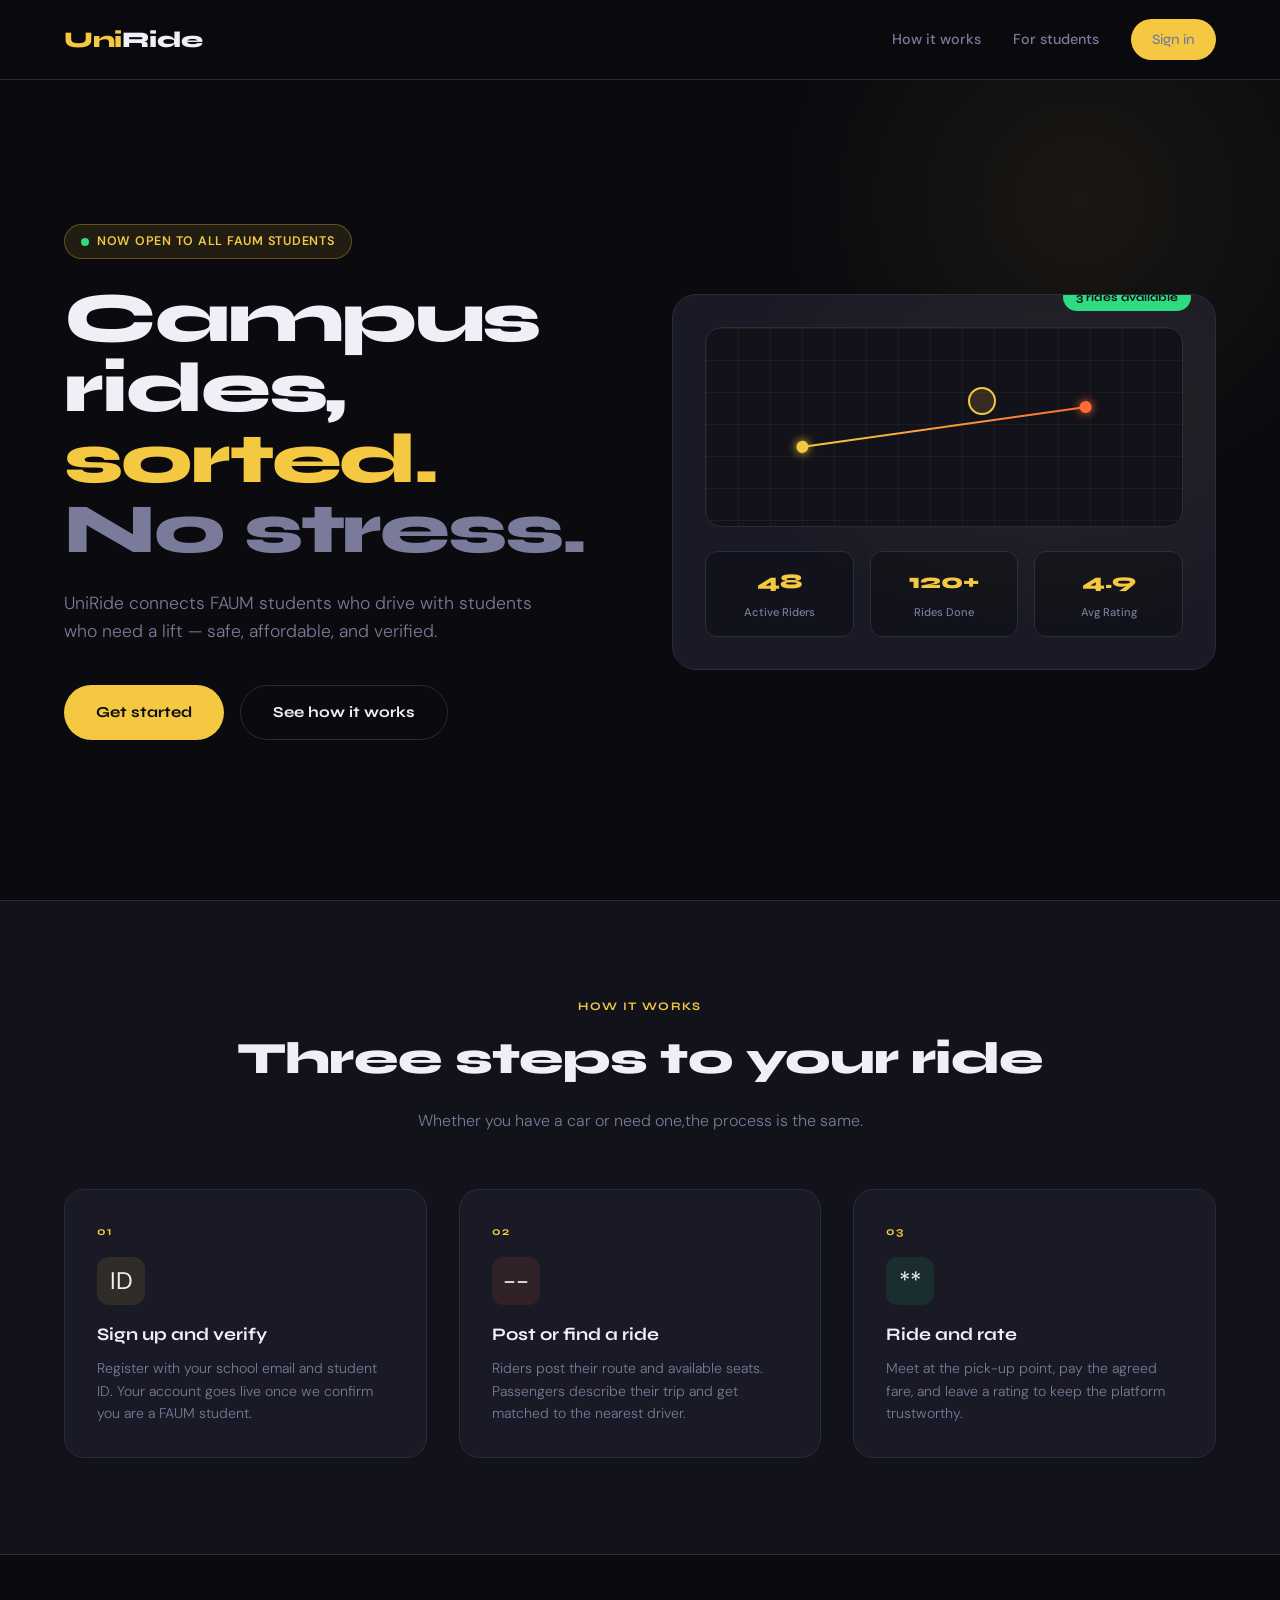
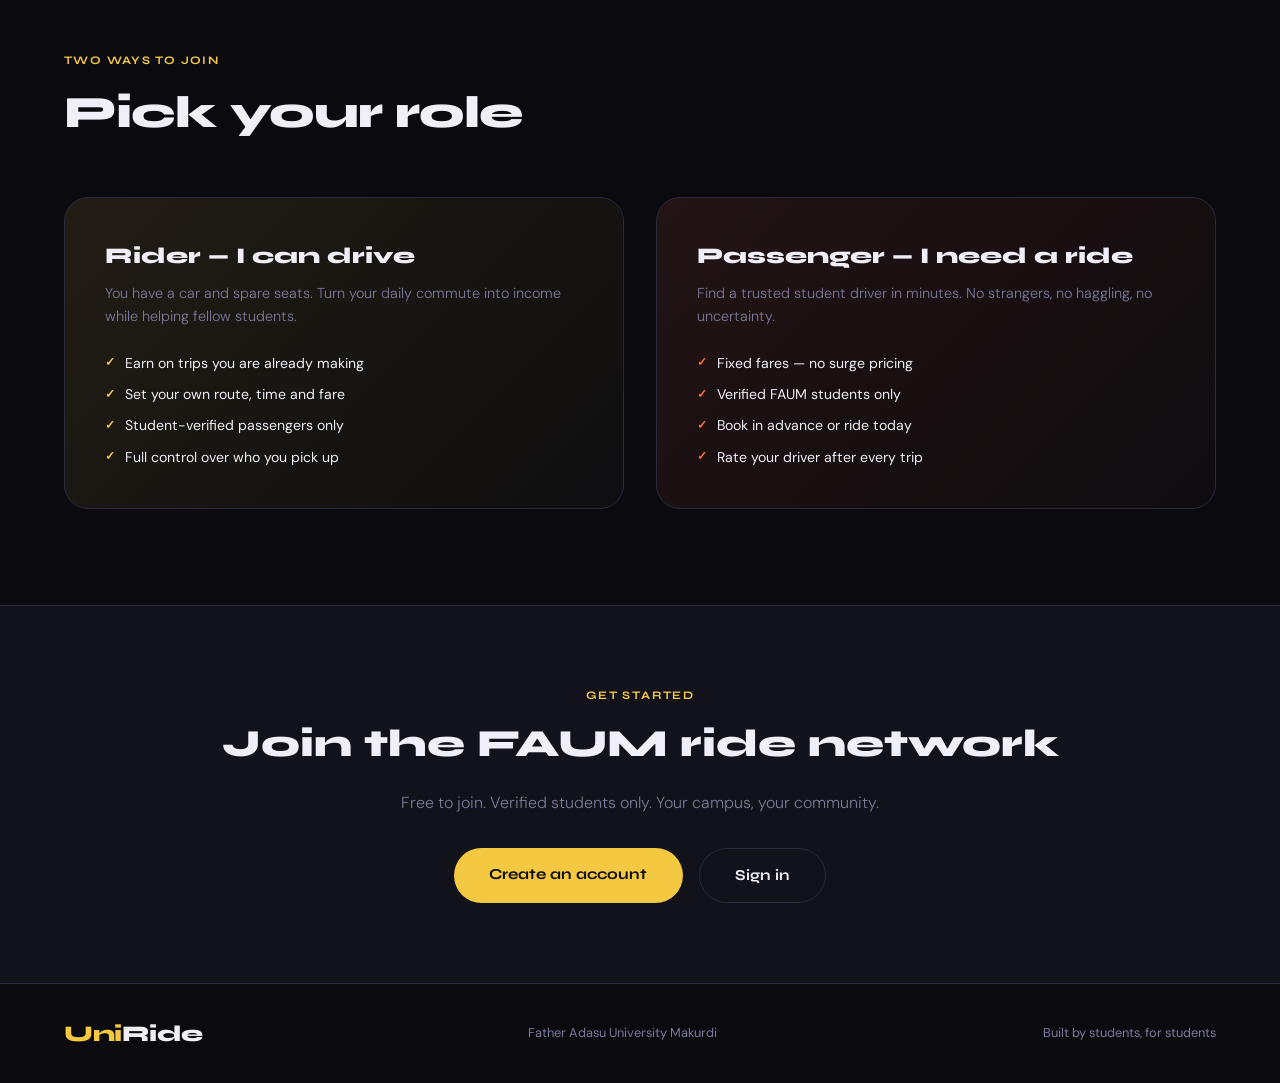
<file: frontend/index.html>
<!DOCTYPE html>
<html lang="en">
<head>
<meta charset="UTF-8">
<meta name="viewport" content="width=device-width, initial-scale=1.0">
<title>UniRide — Campus Rideshare</title>
<link rel="stylesheet" href="styles.css">
<style>
  .hero {
    min-height: 100vh;
    display: flex; flex-direction: column; justify-content: center;
    padding: 8rem 5% 4rem;
    position: relative; overflow: hidden;
  }
  .hero-glow {
    position: absolute; width: 600px; height: 600px;
    background: radial-gradient(circle, rgba(245,200,66,0.07) 0%, transparent 70%);
    top: -100px; right: -100px; pointer-events: none;
  }
  .hero-grid {
    display: grid; grid-template-columns: 1fr 1fr;
    gap: 4rem; align-items: center;
  }
  .hero-badge {
    display: inline-flex; align-items: center; gap: 0.5rem;
    background: rgba(245,200,66,0.1); border: 1px solid rgba(245,200,66,0.3);
    color: var(--accent); padding: 0.4rem 1rem; border-radius: 50px;
    font-size: 0.78rem; font-weight: 600; letter-spacing: 0.06em;
    text-transform: uppercase; margin-bottom: 1.5rem; width: fit-content;
  }
  h1 {
    font-family: var(--font-head);
    font-size: clamp(3rem, 5.5vw, 5.5rem);
    font-weight: 800; line-height: 1.0; letter-spacing: -0.03em;
    margin-bottom: 1.5rem;
  }
  h1 em { font-style: normal; color: var(--accent); }
  h1 .line2 { color: var(--muted); }
  .hero-sub { color: var(--muted); font-size: 1.1rem; max-width: 480px; margin-bottom: 2.5rem; font-weight: 300; }
  .hero-actions { display: flex; gap: 1rem; flex-wrap: wrap; }
  .hero-btn {
    padding: 0.9rem 2rem; border-radius: 50px;
    font-weight: 700; font-size: 0.95rem;
    font-family: var(--font-head); transition: all 0.2s;
    display: inline-flex; align-items: center; gap: 0.5rem;
  }
  .hero-btn-primary { background: var(--accent); color: #0a0a0f; }
  .hero-btn-primary:hover { transform: translateY(-2px); box-shadow: 0 8px 30px rgba(245,200,66,0.4); }
  .hero-btn-secondary { background: transparent; color: var(--text); border: 1px solid var(--border); }
  .hero-btn-secondary:hover { border-color: var(--muted); }

  /* Map card */
  .map-card {
    background: var(--card); border: 1px solid var(--border);
    border-radius: 24px; padding: 2rem; position: relative; overflow: hidden;
    animation: fadeUp 0.8s 0.3s ease both;
  }
  .map-card::before {
    content: ''; position: absolute; inset: 0;
    background: radial-gradient(ellipse at 70% 30%, rgba(245,200,66,0.06) 0%, transparent 60%);
  }
  .rider-tag {
    position: absolute; top: -12px; right: 24px;
    background: var(--green); color: #0a0a0f;
    font-size: 0.72rem; font-weight: 700;
    padding: 0.3rem 0.8rem; border-radius: 50px;
    font-family: var(--font-head);
  }
  .map-bg {
    background: var(--surface); border-radius: 16px; height: 200px;
    position: relative; overflow: hidden; margin-bottom: 1.5rem;
    border: 1px solid var(--border);
  }
  .map-bg::before {
    content: ''; position: absolute; inset: 0;
    background-image: linear-gradient(rgba(245,200,66,0.05) 1px, transparent 1px),
      linear-gradient(90deg, rgba(245,200,66,0.05) 1px, transparent 1px);
    background-size: 32px 32px;
  }
  .map-route {
    position: absolute; top: 50%; left: 20%; width: 60%; height: 2px;
    background: linear-gradient(90deg, var(--accent), var(--accent2));
    transform: translateY(-50%) rotate(-8deg); border-radius: 2px;
  }
  .map-route::before, .map-route::after {
    content: ''; position: absolute; width: 12px; height: 12px;
    border-radius: 50%; top: 50%; transform: translateY(-50%);
  }
  .map-route::before { background: var(--accent); left: -6px; box-shadow: 0 0 10px var(--accent); }
  .map-route::after { background: var(--accent2); right: -6px; box-shadow: 0 0 10px var(--accent2); }
  .map-ping {
    position: absolute; width: 28px; height: 28px; border-radius: 50%;
    background: rgba(245,200,66,0.15); border: 2px solid var(--accent);
    top: 30%; left: 55%; animation: pingAnim 2s infinite;
  }
  @keyframes pingAnim { 0%,100%{transform:scale(1);opacity:1} 50%{transform:scale(1.5);opacity:0.4} }
  .ride-stats { display: grid; grid-template-columns: repeat(3,1fr); gap: 1rem; }
  .stat-chip { background: var(--surface); border: 1px solid var(--border); border-radius: 12px; padding: 0.8rem; text-align: center; }
  .stat-chip .num { font-family: var(--font-head); font-weight: 800; font-size: 1.3rem; color: var(--accent); display: block; }
  .stat-chip .lbl { font-size: 0.7rem; color: var(--muted); font-weight: 500; }

  /* Sections */
  section { padding: 6rem 5%; }
  .section-title { font-family: var(--font-head); font-size: clamp(2rem, 3.5vw, 3rem); font-weight: 800; letter-spacing: -0.02em; margin-bottom: 0.8rem; }
  .section-sub { color: var(--muted); font-size: 1rem; font-weight: 300; max-width: 500px; }

  /* How it works */
  .how { background: var(--surface); border-top: 1px solid var(--border); border-bottom: 1px solid var(--border); }
  .how-header { text-align: center; margin-bottom: 3.5rem; }
  .how-header .section-sub { margin: 0 auto; }
  .steps { display: grid; grid-template-columns: repeat(3,1fr); gap: 2rem; }
  .step { background: var(--card); border: 1px solid var(--border); border-radius: 20px; padding: 2rem; transition: border-color 0.3s; }
  .step:hover { border-color: rgba(245,200,66,0.35); }
  .step-num { font-family: var(--font-head); font-size: 0.72rem; font-weight: 700; color: var(--accent); letter-spacing: 0.1em; margin-bottom: 1rem; }
  .step-icon { width: 48px; height: 48px; border-radius: 12px; display: flex; align-items: center; justify-content: center; font-size: 1.5rem; margin-bottom: 1rem; }
  .step h3 { font-family: var(--font-head); font-size: 1.1rem; font-weight: 700; margin-bottom: 0.5rem; }
  .step p { color: var(--muted); font-size: 0.88rem; font-weight: 300; }

  /* Roles */
  .roles-grid { display: grid; grid-template-columns: 1fr 1fr; gap: 2rem; margin-top: 3rem; }
  .role-card { border-radius: 24px; padding: 2.5rem; border: 1px solid var(--border); transition: transform 0.3s; }
  .role-card:hover { transform: translateY(-4px); }
  .role-card.rider { background: linear-gradient(135deg, rgba(245,200,66,0.1), rgba(245,200,66,0.02)); }
  .role-card.passenger { background: linear-gradient(135deg, rgba(255,107,53,0.1), rgba(255,107,53,0.02)); }
  .role-card h3 { font-family: var(--font-head); font-size: 1.4rem; font-weight: 800; margin-bottom: 0.5rem; }
  .role-card p { color: var(--muted); font-size: 0.9rem; margin-bottom: 1.5rem; font-weight: 300; }
  .perks { list-style: none; display: flex; flex-direction: column; gap: 0.55rem; }
  .perks li { display: flex; align-items: center; gap: 0.6rem; font-size: 0.88rem; }
  .perks li::before { content: 'v'; font-weight: 800; font-size: 0.75rem; font-family: var(--font-head); }
  .role-card.rider .perks li::before { color: var(--accent); content: '✓'; }
  .role-card.passenger .perks li::before { color: var(--accent2); content: '✓'; }

  /* CTA */
  .cta-section {
    background: var(--surface); border-top: 1px solid var(--border);
    text-align: center; padding: 5rem 5%;
  }
  .cta-section h2 { font-family: var(--font-head); font-size: clamp(2rem, 3vw, 2.8rem); font-weight: 800; margin-bottom: 1rem; }
  .cta-section p { color: var(--muted); margin-bottom: 2rem; font-weight: 300; }
  .cta-btns { display: flex; gap: 1rem; justify-content: center; flex-wrap: wrap; }
  .cta-btn {
    padding: 0.9rem 2.2rem; border-radius: 50px;
    font-weight: 700; font-size: 0.95rem; font-family: var(--font-head);
    transition: all 0.2s;
  }
  .cta-btn-p { background: var(--accent); color: #0a0a0f; }
  .cta-btn-p:hover { transform: translateY(-2px); box-shadow: 0 8px 24px rgba(245,200,66,0.35); }
  .cta-btn-s { background: transparent; color: var(--text); border: 1px solid var(--border); }
  .cta-btn-s:hover { border-color: var(--muted); }

  footer {
    padding: 2rem 5%; border-top: 1px solid var(--border);
    display: flex; align-items: center; justify-content: space-between; flex-wrap: wrap; gap: 1rem;
  }
  footer p { color: var(--muted); font-size: 0.8rem; }

  @media(max-width:900px) {
    .hero-grid, .steps, .roles-grid { grid-template-columns: 1fr; }
    .map-card { order: -1; }
  }
</style>
</head>
<body>

<nav>
  <div class="logo">Uni<span>Ride</span></div>
  <div class="nav-links">
    <a href="#how">How it works</a>
    <a href="#roles">For students</a>
    <a href="login.html" class="nav-cta">Sign in</a>
  </div>
</nav>

<section class="hero">
  <div class="hero-glow"></div>
  <div class="hero-grid">
    <div class="fade-in">
      <div class="hero-badge"><span class="pulse-dot"></span> Now open to all FAUM students</div>
      <h1>Campus rides,<br><em>sorted.</em><br><span class="line2">No stress.</span></h1>
      <p class="hero-sub">UniRide connects FAUM students who drive with students who need a lift — safe, affordable, and verified.</p>
      <div class="hero-actions">
        <a href="register.html" class="hero-btn hero-btn-primary">Get started</a>
        <a href="#how" class="hero-btn hero-btn-secondary">See how it works</a>
      </div>
    </div>
    <div class="map-card">
      <div class="rider-tag">3 rides available</div>
      <div class="map-bg">
        <div class="map-route"></div>
        <div class="map-ping"></div>
      </div>
      <div class="ride-stats">
        <div class="stat-chip"><span class="num">48</span><span class="lbl">Active Riders</span></div>
        <div class="stat-chip"><span class="num">120+</span><span class="lbl">Rides Done</span></div>
        <div class="stat-chip"><span class="num">4.9</span><span class="lbl">Avg Rating</span></div>
      </div>
    </div>
  </div>
</section>

<section class="how" id="how">
  <div class="how-header">
    <div class="section-label">How it works</div>
    <div class="section-title">Three steps to your ride</div>
    <p class="section-sub">Whether you have a car or need one,the process is the same.</p>
  </div>
  <div class="steps">
    <div class="step">
      <div class="step-num">01</div>
      <div class="step-icon" style="background:rgba(245,200,66,0.1)">ID</div>
      <h3>Sign up and verify</h3>
      <p>Register with your school email and student ID. Your account goes live once we confirm you are a FAUM student.</p>
    </div>
    <div class="step">
      <div class="step-num">02</div>
      <div class="step-icon" style="background:rgba(255,107,53,0.1)">--</div>
      <h3>Post or find a ride</h3>
      <p>Riders post their route and available seats. Passengers describe their trip and get matched to the nearest driver.</p>
    </div>
    <div class="step">
      <div class="step-num">03</div>
      <div class="step-icon" style="background:rgba(45,219,129,0.1)">**</div>
      <h3>Ride and rate</h3>
      <p>Meet at the pick-up point, pay the agreed fare, and leave a rating to keep the platform trustworthy.</p>
    </div>
  </div>
</section>

<section id="roles">
  <div class="section-label">Two ways to join</div>
  <div class="section-title">Pick your role</div>
  <div class="roles-grid">
    <div class="role-card rider">
      <h3>Rider — I can drive</h3>
      <p>You have a car and spare seats. Turn your daily commute into income while helping fellow students.</p>
      <ul class="perks">
        <li>Earn on trips you are already making</li>
        <li>Set your own route, time and fare</li>
        <li>Student-verified passengers only</li>
        <li>Full control over who you pick up</li>
      </ul>
    </div>
    <div class="role-card passenger">
      <h3>Passenger — I need a ride</h3>
      <p>Find a trusted student driver in minutes. No strangers, no haggling, no uncertainty.</p>
      <ul class="perks">
        <li>Fixed fares — no surge pricing</li>
        <li>Verified FAUM students only</li>
        <li>Book in advance or ride today</li>
        <li>Rate your driver after every trip</li>
      </ul>
    </div>
  </div>
</section>

<div class="cta-section">
  <div class="section-label">Get started</div>
  <h2>Join the FAUM ride network</h2>
  <p>Free to join. Verified students only. Your campus, your community.</p>
  <div class="cta-btns">
    <a href="register.html" class="cta-btn cta-btn-p">Create an account</a>
    <a href="login.html" class="cta-btn cta-btn-s">Sign in</a>
  </div>
</div>

<footer>
  <div class="logo">Uni<span>Ride</span></div>
  <p>Father Adasu University Makurdi</p>
  <p>Built by students, for students</p>
</footer>

</body>
</html>
</file>
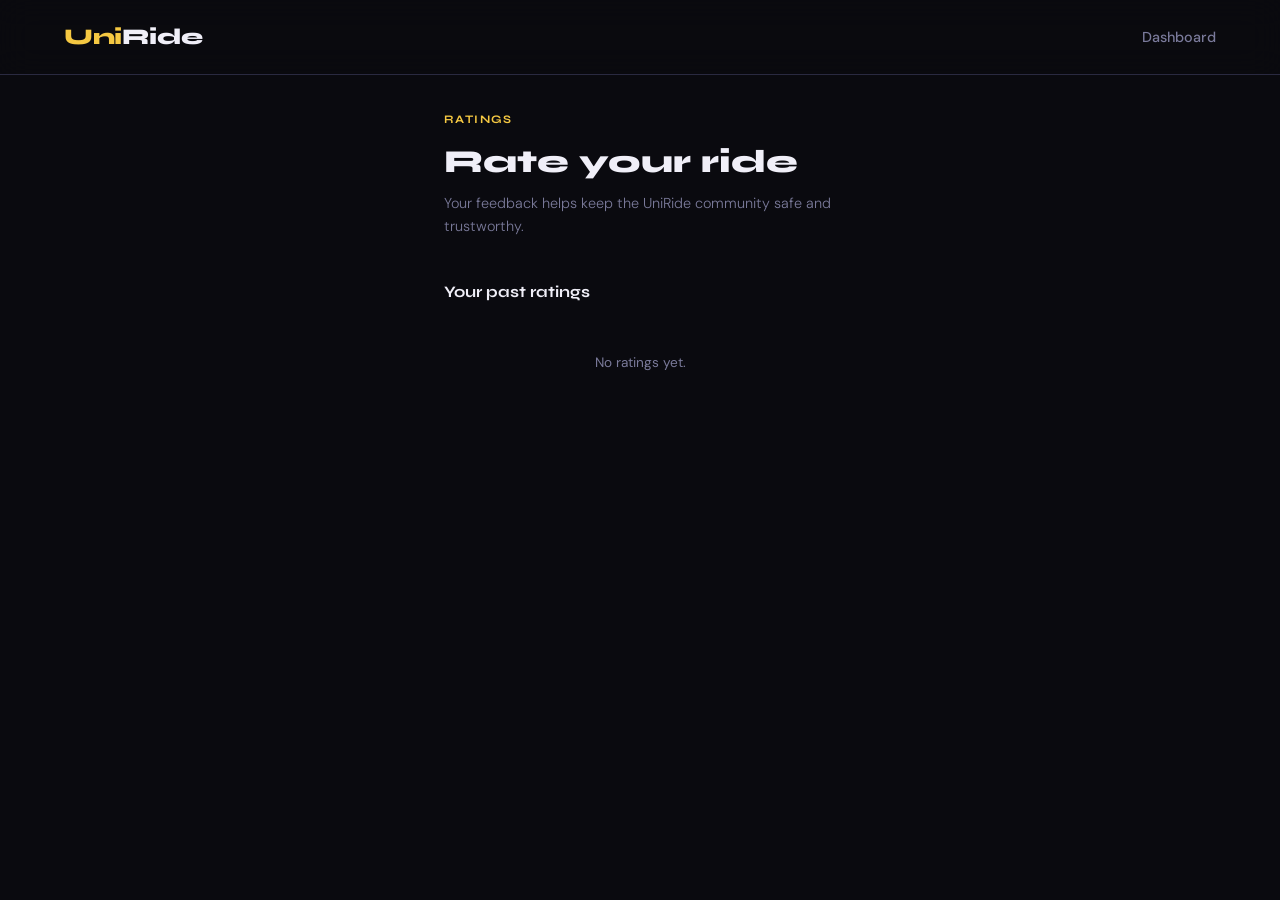
<file: frontend/ratings.html>
<!DOCTYPE html>
<html lang="en">
<head>
<meta charset="UTF-8">
<meta name="viewport" content="width=device-width, initial-scale=1.0">
<title>UniRide — Rate Your Ride</title>
<link rel="stylesheet" href="styles.css">
<style>
  body { padding-top: 70px; }
  .page { max-width: 520px; margin: 0 auto; padding: 2.5rem 5%; }
  .page-header { margin-bottom: 2rem; }
  .page-header h1 { font-family: var(--font-head); font-size: 2rem; font-weight: 800; margin-bottom: 0.3rem; }
  .page-header p { color: var(--muted); font-size: 0.9rem; font-weight: 300; }
  .trip-summary { background: var(--card); border: 1px solid var(--border); border-radius: 16px; padding: 1.3rem 1.5rem; margin-bottom: 1.5rem; }
  .trip-summary h4 { font-family: var(--font-head); font-weight: 700; font-size: 0.85rem; color: var(--muted); text-transform: uppercase; letter-spacing: 0.05em; margin-bottom: 0.8rem; }
  .ts-row { display: flex; justify-content: space-between; font-size: 0.88rem; padding: 0.4rem 0; border-bottom: 1px solid var(--border); }
  .ts-row:last-child { border-bottom: none; }
  .ts-label { color: var(--muted); }
  .ts-value { font-weight: 500; }
  .star-row { display: flex; justify-content: center; gap: 0.8rem; margin: 1.5rem 0; }
  .star { font-size: 2.5rem; cursor: pointer; color: var(--border); transition: color 0.15s, transform 0.15s; }
  .star:hover, .star.active { color: var(--accent); transform: scale(1.1); }
  .rating-label { text-align: center; font-family: var(--font-head); font-weight: 700; font-size: 1rem; color: var(--muted); margin-bottom: 1.5rem; min-height: 1.4rem; }
  .form-group textarea { height: 100px; resize: none; }
  .rating-history { margin-top: 2.5rem; }
  .rating-history h3 { font-family: var(--font-head); font-weight: 700; font-size: 1rem; margin-bottom: 1rem; }
  .rating-item { background: var(--card); border: 1px solid var(--border); border-radius: 14px; padding: 1.1rem 1.3rem; margin-bottom: 0.8rem; }
  .ri-top { display: flex; justify-content: space-between; align-items: center; margin-bottom: 0.4rem; }
  .ri-name { font-weight: 600; font-size: 0.9rem; }
  .ri-score { font-family: var(--font-head); font-weight: 800; color: var(--accent); }
  .ri-comment { font-size: 0.82rem; color: var(--muted); font-weight: 300; }
  .ri-date { font-size: 0.72rem; color: var(--muted); margin-top: 0.3rem; }
  .empty-state { text-align: center; padding: 2rem; color: var(--muted); font-size: 0.85rem; }
</style>
</head>
<body>
<nav>
  <a href="index.html" class="logo">Uni<span>Ride</span></a>
  <div class="nav-links">
    <a href="dashboard.html">Dashboard</a>
  </div>
</nav>
<div class="page fade-in">
  <div class="page-header">
    <div class="section-label">Ratings</div>
    <h1>Rate your ride</h1>
    <p>Your feedback helps keep the UniRide community safe and trustworthy.</p>
  </div>

  <div id="error-msg" class="alert alert-error" style="display:none;"></div>
  <div id="success-msg" class="alert alert-success" style="display:none;"></div>

  <div class="card" id="rating-form">
    <div class="trip-summary">
      <h4>Trip details</h4>
      <div class="ts-row"><span class="ts-label">Driver</span><span class="ts-value" id="driver-name">—</span></div>
      <div class="ts-row"><span class="ts-label">Destination</span><span class="ts-value" id="trip-dest">—</span></div>
      <div class="ts-row"><span class="ts-label">Fare paid</span><span class="ts-value" id="trip-fare">—</span></div>
    </div>

    <p style="text-align:center; color:var(--muted); font-size:0.85rem; margin-bottom:0.5rem;">How was your experience?</p>

    <div class="star-row" id="star-row">
      <span class="star" onclick="setRating(1)" data-val="1">&#9733;</span>
      <span class="star" onclick="setRating(2)" data-val="2">&#9733;</span>
      <span class="star" onclick="setRating(3)" data-val="3">&#9733;</span>
      <span class="star" onclick="setRating(4)" data-val="4">&#9733;</span>
      <span class="star" onclick="setRating(5)" data-val="5">&#9733;</span>
    </div>
    <div class="rating-label" id="rating-label">Tap a star to rate</div>

    <div class="form-group">
      <label>Comment (optional)</label>
      <textarea id="comment" placeholder="Describe your experience..."></textarea>
    </div>

    <button class="btn btn-primary" onclick="submitRating()" id="submit-btn">Submit rating</button>
    <button class="btn btn-ghost" onclick="window.location.href='dashboard.html'" style="margin-top:0.5rem; font-size:0.82rem;">
      Skip for now
    </button>
  </div>

  <div class="rating-history">
    <h3>Your past ratings</h3>
    <div id="rating-list">
      <div class="empty-state">No ratings yet.</div>
    </div>
  </div>
</div>
<script>
  let selectedRating = 0;
  const labels = ['', 'Poor', 'Below average', 'Average', 'Good', 'Excellent'];

  const params = new URLSearchParams(window.location.search);
  const bookingId = params.get('booking_id');

  if (bookingId) {
    loadBooking(bookingId);
  } else {
    document.getElementById('rating-form').style.display = 'none';
  }

  loadHistory();

  function setRating(val) {
    selectedRating = val;
    document.querySelectorAll('.star').forEach(s => {
      s.classList.toggle('active', parseInt(s.dataset.val) <= val);
    });
    document.getElementById('rating-label').textContent = labels[val];
  }

  async function loadBooking(id) {
    try {
      const res = await fetch('http://localhost:5000/bookings/' + id, {
        headers: { 'Authorization': 'Bearer ' + localStorage.getItem('token') }
      });
      if (res.ok) {
        const data = await res.json();
        document.getElementById('driver-name').textContent = data.driver_name || '—';
        document.getElementById('trip-dest').textContent = data.destination || '—';
        document.getElementById('trip-fare').textContent = data.fare ? 'N' + data.fare : '—';
      }
    } catch (err) {}
  }

  async function submitRating() {
    if (!selectedRating) {
      document.getElementById('error-msg').textContent = 'Please select a star rating.';
      document.getElementById('error-msg').style.display = 'block';
      return;
    }
    const btn = document.getElementById('submit-btn');
    btn.innerHTML = '<span class="spinner"></span> Submitting...';
    btn.disabled = true;
    try {
      const res = await fetch('http://localhost:5000/ratings', {
        method: 'POST',
        headers: { 'Content-Type': 'application/json', 'Authorization': 'Bearer ' + localStorage.getItem('token') },
        body: JSON.stringify({ booking_id: bookingId, score: selectedRating, comment: document.getElementById('comment').value.trim() })
      });
      const data = await res.json();
      if (res.ok) {
        document.getElementById('success-msg').textContent = 'Rating submitted. Thank you.';
        document.getElementById('success-msg').style.display = 'block';
        document.getElementById('rating-form').style.opacity = '0.5';
        setTimeout(() => window.location.href = 'dashboard.html', 2000);
      } else {
        document.getElementById('error-msg').textContent = data.message || 'Could not submit. Try again.';
        document.getElementById('error-msg').style.display = 'block';
        btn.innerHTML = 'Submit rating'; btn.disabled = false;
      }
    } catch (err) {
      document.getElementById('error-msg').textContent = 'Could not connect to server.';
      document.getElementById('error-msg').style.display = 'block';
      btn.innerHTML = 'Submit rating'; btn.disabled = false;
    }
  }

  async function loadHistory() {
    try {
      const res = await fetch('http://localhost:5000/ratings/mine', {
        headers: { 'Authorization': 'Bearer ' + localStorage.getItem('token') }
      });
      if (res.ok) {
        const data = await res.json();
        const list = document.getElementById('rating-list');
        if (data.ratings && data.ratings.length) {
          list.innerHTML = data.ratings.map(r => `
            <div class="rating-item">
              <div class="ri-top">
                <span class="ri-name">${r.rated_user_name || 'User'}</span>
                <span class="ri-score">${r.score} / 5</span>
              </div>
              ${r.comment ? '<div class="ri-comment">' + r.comment + '</div>' : ''}
              <div class="ri-date">${r.date || ''}</div>
            </div>
          `).join('');
        }
      }
    } catch (err) {}
  }
</script>
</body>
</html>
</file>
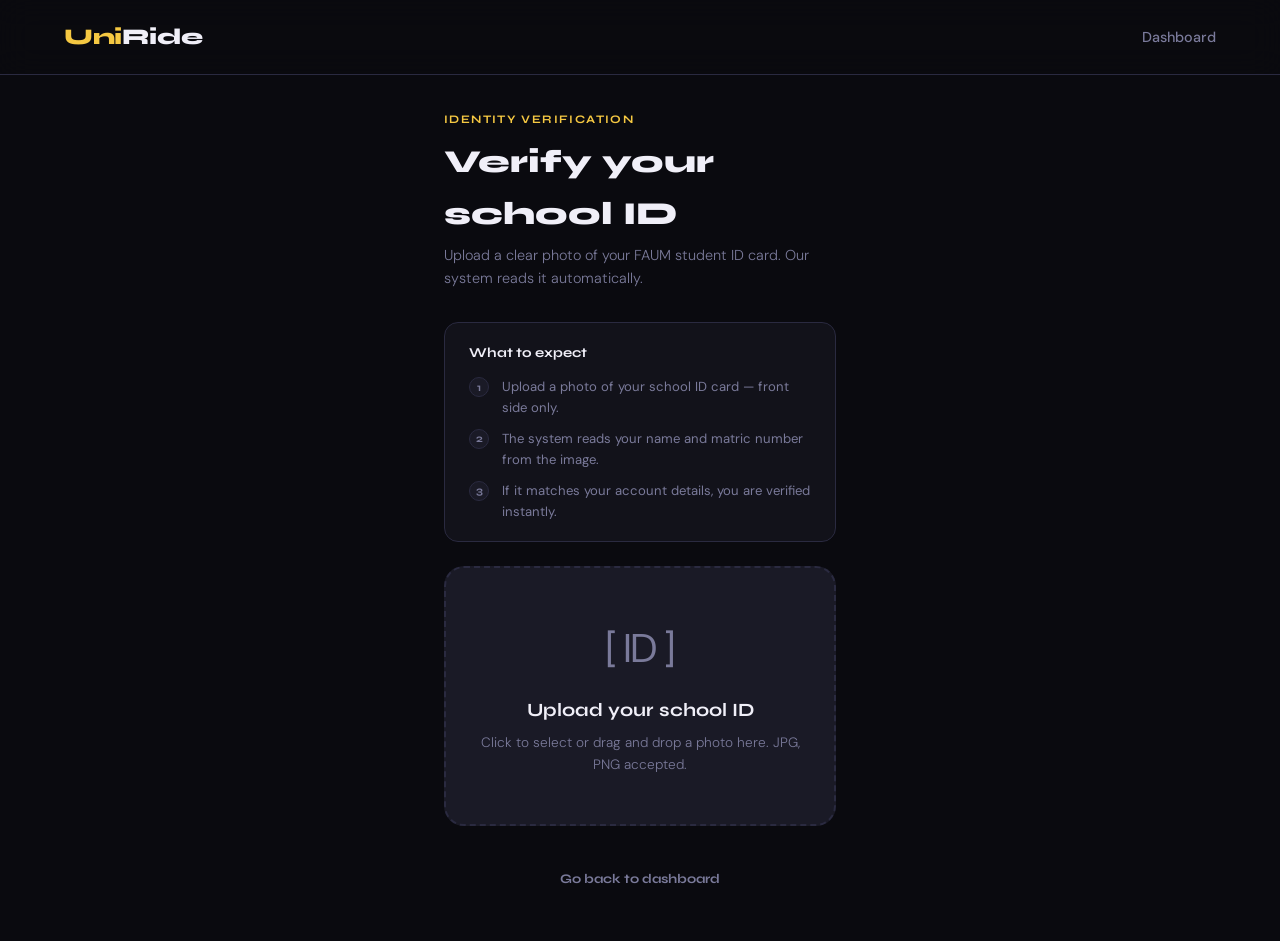
<file: frontend/verify-id.html>
<!DOCTYPE html>
<html lang="en">
<head>
<meta charset="UTF-8">
<meta name="viewport" content="width=device-width, initial-scale=1.0">
<title>UniRide — Verify ID</title>
<link rel="stylesheet" href="styles.css">
<style>
  body { padding-top: 70px; }
  .page { max-width: 520px; margin: 0 auto; padding: 2.5rem 5%; }
  .page-header { margin-bottom: 2rem; }
  .page-header h1 { font-family: var(--font-head); font-size: 2rem; font-weight: 800; margin-bottom: 0.3rem; }
  .page-header p { color: var(--muted); font-size: 0.9rem; font-weight: 300; }
  .upload-area {
    background: var(--card); border: 2px dashed var(--border); border-radius: 20px;
    padding: 3rem 2rem; text-align: center; cursor: pointer;
    transition: border-color 0.3s; margin-bottom: 1.5rem; position: relative;
  }
  .upload-area:hover { border-color: var(--accent); }
  .upload-area.has-file { border-style: solid; border-color: rgba(245,200,66,0.4); }
  .upload-area input[type="file"] { position: absolute; inset: 0; opacity: 0; cursor: pointer; }
  .upload-icon { font-size: 2.5rem; margin-bottom: 1rem; color: var(--muted); }
  .upload-area h3 { font-family: var(--font-head); font-weight: 700; margin-bottom: 0.4rem; }
  .upload-area p { color: var(--muted); font-size: 0.85rem; font-weight: 300; }
  .preview-img { max-width: 100%; border-radius: 12px; margin-top: 1rem; display: none; }
  .ocr-result-card {
    background: var(--card); border: 1px solid var(--border); border-radius: 16px;
    padding: 1.3rem 1.5rem; margin-bottom: 1.5rem; display: none;
  }
  .ocr-result-card h4 { font-family: var(--font-head); font-weight: 700; font-size: 0.9rem; margin-bottom: 0.8rem; color: var(--muted); text-transform: uppercase; letter-spacing: 0.05em; }
  .ocr-field { display: flex; justify-content: space-between; padding: 0.5rem 0; border-bottom: 1px solid var(--border); font-size: 0.88rem; }
  .ocr-field:last-child { border-bottom: none; }
  .ocr-field .f-label { color: var(--muted); }
  .ocr-field .f-value { font-weight: 600; color: var(--accent); }
  .steps-info { background: var(--surface); border: 1px solid var(--border); border-radius: 14px; padding: 1.2rem 1.5rem; margin-bottom: 1.5rem; }
  .steps-info h4 { font-family: var(--font-head); font-weight: 700; font-size: 0.85rem; margin-bottom: 0.8rem; }
  .step-row { display: flex; gap: 0.8rem; align-items: flex-start; margin-bottom: 0.6rem; font-size: 0.82rem; color: var(--muted); }
  .step-row:last-child { margin-bottom: 0; }
  .step-num-sm { background: var(--card); border: 1px solid var(--border); width: 20px; height: 20px; border-radius: 50%; display: flex; align-items: center; justify-content: center; font-size: 0.68rem; font-weight: 700; font-family: var(--font-head); flex-shrink: 0; margin-top: 1px; }
</style>
</head>
<body>
<nav>
  <a href="index.html" class="logo">Uni<span>Ride</span></a>
  <div class="nav-links">
    <a href="dashboard.html">Dashboard</a>
  </div>
</nav>
<div class="page fade-in">
  <div class="page-header">
    <div class="section-label">Identity verification</div>
    <h1>Verify your school ID</h1>
    <p>Upload a clear photo of your FAUM student ID card. Our system reads it automatically.</p>
  </div>

  <div class="steps-info">
    <h4>What to expect</h4>
    <div class="step-row"><div class="step-num-sm">1</div> Upload a photo of your school ID card — front side only.</div>
    <div class="step-row"><div class="step-num-sm">2</div> The system reads your name and matric number from the image.</div>
    <div class="step-row"><div class="step-num-sm">3</div> If it matches your account details, you are verified instantly.</div>
  </div>

  <div id="error-msg" class="alert alert-error" style="display:none;"></div>
  <div id="success-msg" class="alert alert-success" style="display:none;"></div>

  <div class="upload-area" id="upload-area">
    <input type="file" id="id-file" accept="image/*" onchange="handleFile(event)" />
    <div class="upload-icon" id="upload-icon">[ ID ]</div>
    <h3 id="upload-title">Upload your school ID</h3>
    <p id="upload-sub">Click to select or drag and drop a photo here. JPG, PNG accepted.</p>
    <img class="preview-img" id="preview-img" />
  </div>

  <div class="ocr-result-card" id="ocr-result-card">
    <h4>Detected from ID card</h4>
    <div class="ocr-field"><span class="f-label">Full name</span><span class="f-value" id="ocr-name">—</span></div>
    <div class="ocr-field"><span class="f-label">Matric number</span><span class="f-value" id="ocr-matric">—</span></div>
    <div class="ocr-field"><span class="f-label">Department</span><span class="f-value" id="ocr-dept">—</span></div>
  </div>

  <button class="btn btn-primary" id="verify-btn" onclick="submitVerification()" style="display:none;">
    Confirm and verify
  </button>
  <button class="btn btn-ghost" onclick="window.location.href='dashboard.html'" style="margin-top:0.5rem; font-size:0.82rem;">
    Go back to dashboard
  </button>
</div>
<script>
  let selectedFile = null;

  function handleFile(e) {
    const file = e.target.files[0];
    if (!file) return;
    selectedFile = file;
    const reader = new FileReader();
    reader.onload = ev => {
      const img = document.getElementById('preview-img');
      img.src = ev.target.result;
      img.style.display = 'block';
    };
    reader.readAsDataURL(file);
    document.getElementById('upload-area').classList.add('has-file');
    document.getElementById('upload-title').textContent = file.name;
    document.getElementById('upload-sub').textContent = 'File selected. Click "Confirm and verify" to proceed.';
    document.getElementById('upload-icon').textContent = '[OK]';
    document.getElementById('verify-btn').style.display = 'block';
    runOCR(file);
  }

  async function runOCR(file) {
    const formData = new FormData();
    formData.append('image', file);
    try {
      const res = await fetch('http://localhost:5000/verify-id', { method: 'POST', body: formData });
      const data = await res.json();
      if (res.ok) {
        document.getElementById('ocr-name').textContent = data.name || 'Not detected';
        document.getElementById('ocr-matric').textContent = data.matric_no || 'Not detected';
        document.getElementById('ocr-dept').textContent = data.department || 'Not detected';
        document.getElementById('ocr-result-card').style.display = 'block';
      }
    } catch (err) {
      document.getElementById('ocr-result-card').style.display = 'none';
    }
  }

  async function submitVerification() {
    if (!selectedFile) return;
    const btn = document.getElementById('verify-btn');
    btn.innerHTML = '<span class="spinner"></span> Verifying...';
    btn.disabled = true;
    const formData = new FormData();
    formData.append('image', selectedFile);
    try {
      const res = await fetch('http://localhost:5000/verify-id/confirm', {
        method: 'POST',
        headers: { 'Authorization': 'Bearer ' + localStorage.getItem('token') },
        body: formData
      });
      const data = await res.json();
      if (res.ok) {
        document.getElementById('success-msg').textContent = 'Identity verified. Your account is now fully active.';
        document.getElementById('success-msg').style.display = 'block';
        const user = JSON.parse(localStorage.getItem('user') || '{}');
        user.verified = true;
        localStorage.setItem('user', JSON.stringify(user));
        setTimeout(() => window.location.href = 'dashboard.html', 2000);
      } else {
        document.getElementById('error-msg').textContent = data.message || 'Verification failed. Make sure the ID photo is clear and try again.';
        document.getElementById('error-msg').style.display = 'block';
        btn.innerHTML = 'Confirm and verify';
        btn.disabled = false;
      }
    } catch (err) {
      document.getElementById('error-msg').textContent = 'Could not connect to server. Please try again.';
      document.getElementById('error-msg').style.display = 'block';
      btn.innerHTML = 'Confirm and verify';
      btn.disabled = false;
    }
  }
</script>
</body>
</html>
</file>
<file: frontend/styles.css>
@import url('https://fonts.googleapis.com/css2?family=Syne:wght@400;600;700;800&family=DM+Sans:ital,opsz,wght@0,9..40,300;0,9..40,400;0,9..40,500;1,9..40,300&display=swap');

*, *::before, *::after { box-sizing: border-box; margin: 0; padding: 0; }

:root {
  --bg: #0a0a0f;
  --surface: #12121a;
  --card: #1a1a26;
  --border: #2a2a40;
  --accent: #f5c842;
  --accent2: #ff6b35;
  --text: #f0eff8;
  --muted: #7a7a9a;
  --green: #2ddb81;
  --red: #ff4d4d;
  --font-head: 'Syne', sans-serif;
  --font-body: 'DM Sans', sans-serif;
}

html { scroll-behavior: smooth; }

body {
  background: var(--bg);
  color: var(--text);
  font-family: var(--font-body);
  overflow-x: hidden;
  line-height: 1.6;
  min-height: 100vh;
}

a { text-decoration: none; color: inherit; }

/* NAV */
nav {
  position: fixed; top: 0; left: 0; right: 0; z-index: 100;
  display: flex; align-items: center; justify-content: space-between;
  padding: 1.2rem 5%;
  background: rgba(10,10,15,0.9);
  backdrop-filter: blur(16px);
  border-bottom: 1px solid var(--border);
}
.logo {
  font-family: var(--font-head);
  font-weight: 800; font-size: 1.4rem;
  color: var(--accent); letter-spacing: -0.02em;
}
.logo span { color: var(--text); }
.nav-links { display: flex; align-items: center; gap: 2rem; }
.nav-links a { color: var(--muted); font-size: 0.9rem; font-weight: 500; transition: color 0.2s; }
.nav-links a:hover { color: var(--text); }
.nav-cta {
  background: var(--accent); color: #0a0a0f;
  padding: 0.55rem 1.3rem; border-radius: 50px;
  font-weight: 700; font-size: 0.85rem;
  font-family: var(--font-head);
  transition: transform 0.2s, box-shadow 0.2s;
}
.nav-cta:hover { transform: translateY(-1px); box-shadow: 0 4px 20px rgba(245,200,66,0.35); }

/* BUTTONS */
.btn {
  display: inline-flex; align-items: center; justify-content: center; gap: 0.5rem;
  padding: 0.85rem 2rem; border-radius: 12px;
  font-family: var(--font-head); font-weight: 700; font-size: 0.95rem;
  cursor: pointer; border: none; transition: all 0.2s;
  width: 100%;
}
.btn-primary { background: var(--accent); color: #0a0a0f; }
.btn-primary:hover { transform: translateY(-2px); box-shadow: 0 8px 24px rgba(245,200,66,0.35); }
.btn-secondary { background: transparent; color: var(--text); border: 1px solid var(--border); }
.btn-secondary:hover { border-color: var(--muted); background: rgba(255,255,255,0.03); }
.btn-ghost { background: transparent; color: var(--muted); border: none; }
.btn-ghost:hover { color: var(--text); }

/* FORM ELEMENTS */
.form-group { margin-bottom: 1.1rem; }
.form-group label {
  display: block; font-size: 0.78rem; font-weight: 600;
  color: var(--muted); margin-bottom: 0.4rem;
  text-transform: uppercase; letter-spacing: 0.06em;
}
.form-group input,
.form-group select,
.form-group textarea {
  width: 100%; background: var(--surface);
  border: 1px solid var(--border); border-radius: 10px;
  padding: 0.8rem 1rem; color: var(--text);
  font-family: var(--font-body); font-size: 0.95rem;
  transition: border-color 0.2s; outline: none;
  -webkit-appearance: none;
}
.form-group input:focus,
.form-group select:focus,
.form-group textarea:focus { border-color: var(--accent); }
.form-group input::placeholder { color: var(--muted); }
.form-group select option { background: var(--card); }
.form-row { display: grid; grid-template-columns: 1fr 1fr; gap: 1rem; }

/* CARD */
.card {
  background: var(--card);
  border: 1px solid var(--border);
  border-radius: 20px;
  padding: 2rem;
}

/* PAGE WRAPPER */
.page-wrapper {
  min-height: 100vh;
  display: flex; align-items: center; justify-content: center;
  padding: 6rem 1.5rem 3rem;
}
.page-center {
  width: 100%; max-width: 480px;
}
.page-center-wide {
  width: 100%; max-width: 900px;
}

/* SECTION LABEL */
.section-label {
  font-family: var(--font-head); font-size: 0.72rem;
  letter-spacing: 0.12em; text-transform: uppercase;
  color: var(--accent); font-weight: 700; margin-bottom: 0.5rem;
}

/* BADGE */
.badge {
  display: inline-flex; align-items: center; gap: 0.4rem;
  padding: 0.3rem 0.8rem; border-radius: 50px;
  font-size: 0.72rem; font-weight: 700; font-family: var(--font-head);
}
.badge-green { background: rgba(45,219,129,0.12); color: var(--green); border: 1px solid rgba(45,219,129,0.25); }
.badge-yellow { background: rgba(245,200,66,0.12); color: var(--accent); border: 1px solid rgba(245,200,66,0.25); }
.badge-red { background: rgba(255,77,77,0.12); color: var(--red); border: 1px solid rgba(255,77,77,0.25); }

/* DIVIDER */
.divider {
  display: flex; align-items: center; gap: 1rem;
  color: var(--muted); font-size: 0.8rem; margin: 1.2rem 0;
}
.divider::before, .divider::after {
  content: ''; flex: 1; height: 1px; background: var(--border);
}

/* ALERT */
.alert {
  padding: 0.8rem 1rem; border-radius: 10px;
  font-size: 0.85rem; margin-bottom: 1rem;
}
.alert-error { background: rgba(255,77,77,0.1); border: 1px solid rgba(255,77,77,0.25); color: #ff8080; }
.alert-success { background: rgba(45,219,129,0.1); border: 1px solid rgba(45,219,129,0.25); color: var(--green); }

/* STAR RATING */
.stars { display: flex; gap: 0.3rem; }
.star {
  font-size: 1.2rem; cursor: pointer; color: var(--border);
  transition: color 0.15s;
}
.star.active { color: var(--accent); }

/* FADE IN */
@keyframes fadeUp {
  from { opacity: 0; transform: translateY(20px); }
  to { opacity: 1; transform: translateY(0); }
}
.fade-in { animation: fadeUp 0.5s ease forwards; }

/* PULSE DOT */
.pulse-dot {
  width: 8px; height: 8px; border-radius: 50%;
  background: var(--green); display: inline-block;
  animation: pulse 1.5s infinite;
}
@keyframes pulse { 0%,100%{opacity:1;transform:scale(1)} 50%{opacity:0.4;transform:scale(0.8)} }

/* SPINNER */
.spinner {
  width: 18px; height: 18px; border-radius: 50%;
  border: 2px solid rgba(10,10,15,0.2);
  border-top-color: #0a0a0f;
  animation: spin 0.7s linear infinite;
  display: inline-block;
}
@keyframes spin { to { transform: rotate(360deg); } }

/* RESPONSIVE */
@media (max-width: 600px) {
  .form-row { grid-template-columns: 1fr; }
  nav ul { display: none; }
}
</file>
